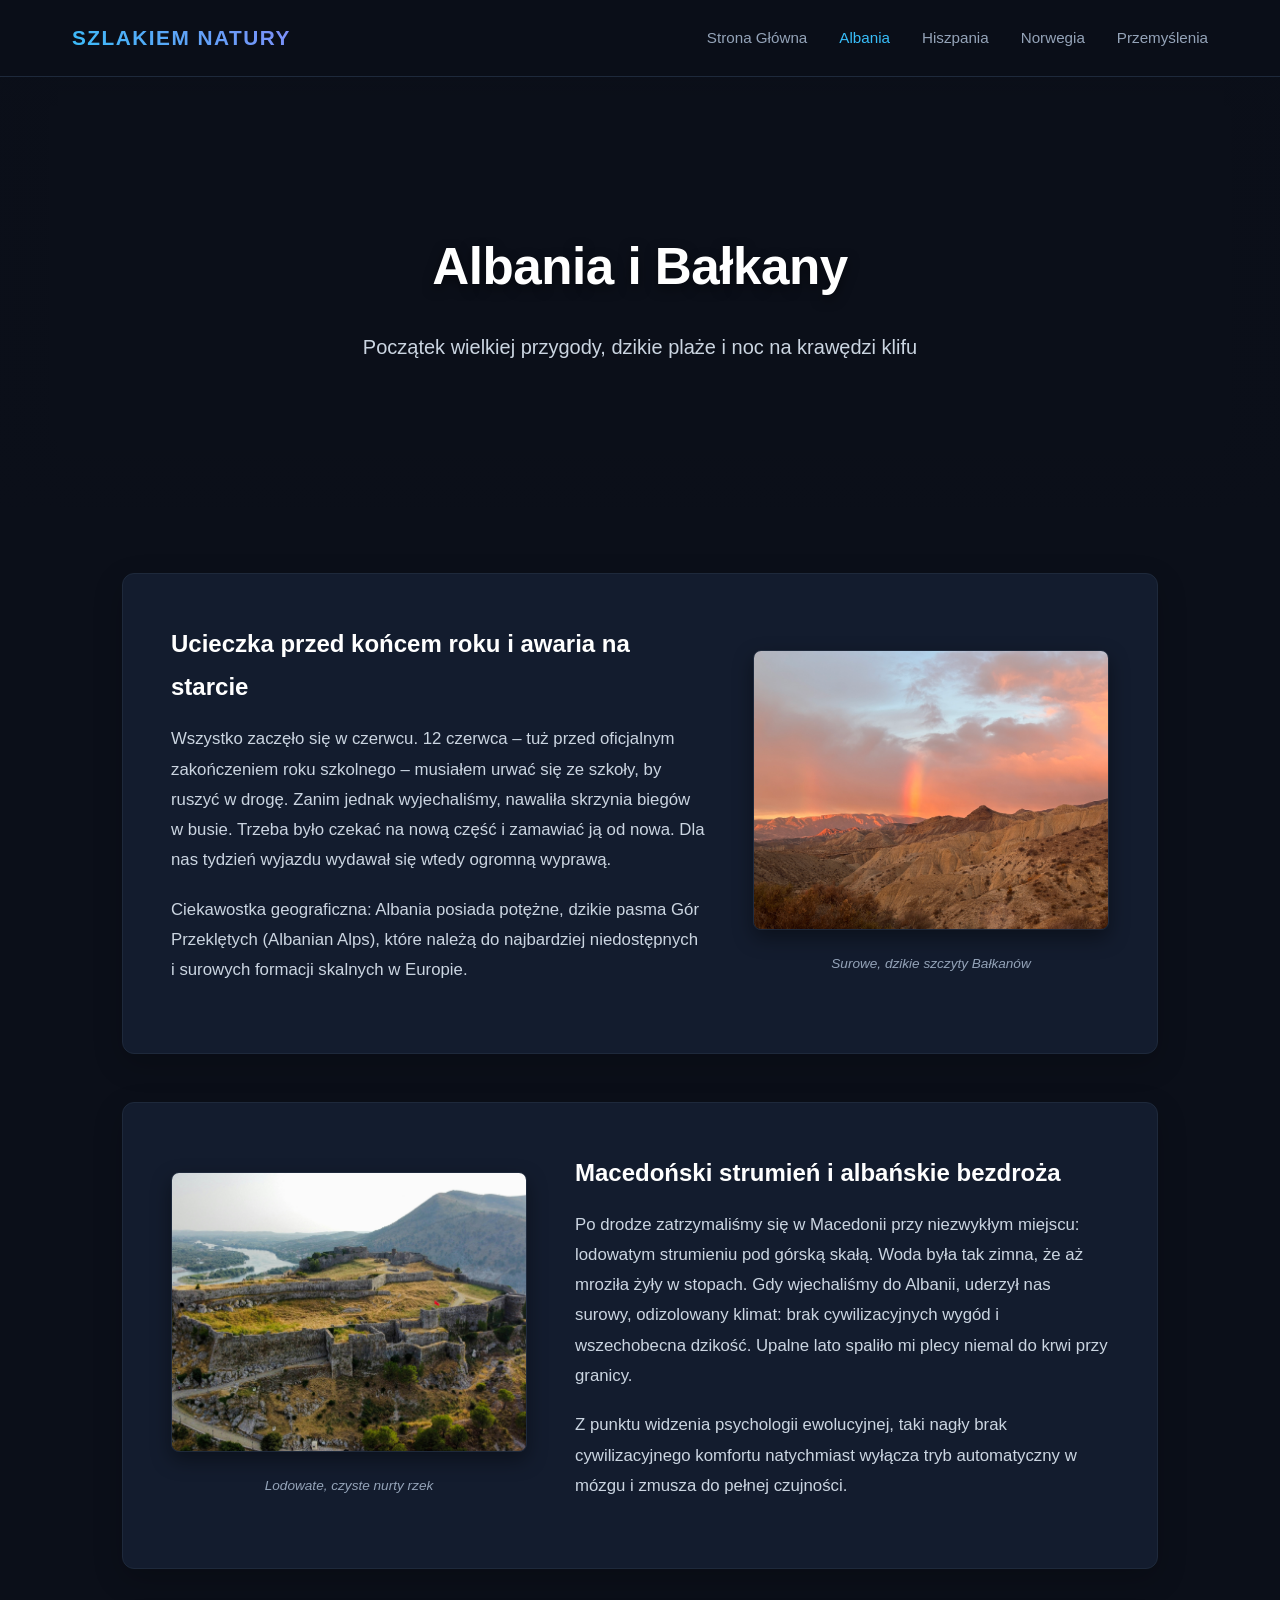
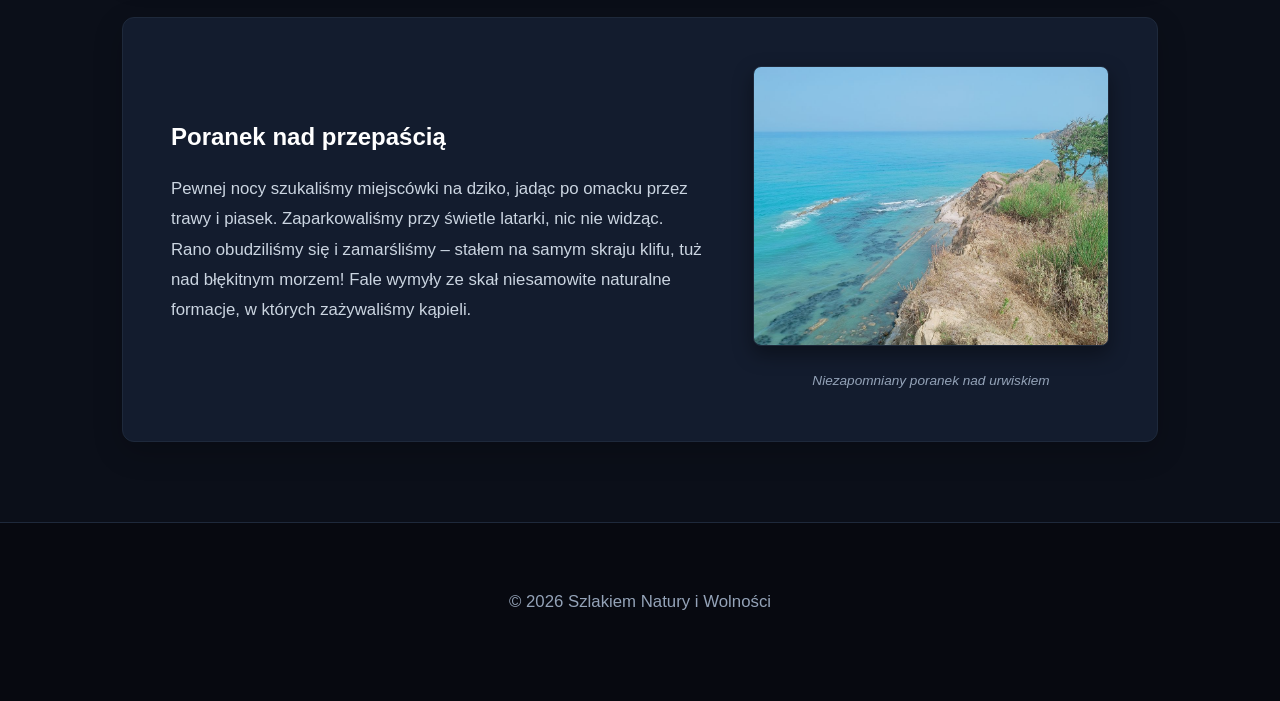
<file: albania.html>
<!DOCTYPE html>
<html lang="pl">
<head>
    <meta charset="UTF-8">
    <meta name="viewport" content="width=device-width, initial-scale=1.0">
    <title>Albania | Szlakiem Natury</title>
    <link rel="stylesheet" href="css/style.css">
</head>
<body>

    <header>
        <nav>
            <a href="index.html" class="logo">Szlakiem Natury</a>
            <ul class="nav-links">
                <li><a href="index.html">Strona Główna</a></li>
                <li><a href="albania.html" class="active">Albania</a></li>
                <li><a href="spain.html">Hiszpania</a></li>
                <li><a href="norway.html">Norwegia</a></li>
                <li><a href="reflections.html">Przemyślenia</a></li>
            </ul>
        </nav>
    </header>

    <div class="hero" style="background-image: url('https://images.unsplash.com/photo-1469854523086-cc02fe5d8800?auto=format&fit=crop&w=1800&q=80');">
        <h1>Albania i Bałkany</h1>
        <p>Początek wielkiej przygody, dzikie plaże i noc na krawędzi klifu</p>
    </div>

    <div class="container">
        <section>
            <div class="content-grid">
                <div class="text-side">
                    <h3>Ucieczka przed końcem roku i awaria na starcie</h3>
                    <p>Wszystko zaczęło się w czerwcu. 12 czerwca – tuż przed oficjalnym zakończeniem roku szkolnego – musiałem urwać się ze szkoły, by ruszyć w drogę. Zanim jednak wyjechaliśmy, nawaliła skrzynia biegów w busie. Trzeba było czekać na nową część i zamawiać ją od nowa. Dla nas tydzień wyjazdu wydawał się wtedy ogromną wyprawą.</p>
                    <p>Ciekawostka geograficzna: Albania posiada potężne, dzikie pasma Gór Przeklętych (Albanian Alps), które należą do najbardziej niedostępnych i surowych formacji skalnych w Europie.</p>
                </div>
                <div class="image-side">
                    <img src="images/spain-2.jpg" alt="Dzika góra i skały">
                    <div class="image-caption">Surowe, dzikie szczyty Bałkanów</div>
                </div>
            </div>

            <div class="content-grid reverse">
                <div class="image-side">
                    <img src="images/albania-new.jpg" alt="Górski strumień w naturze">
                    <div class="image-caption">Lodowate, czyste nurty rzek</div>
                </div>
                <div class="text-side">
                    <h3>Macedoński strumień i albańskie bezdroża</h3>
                    <p>Po drodze zatrzymaliśmy się w Macedonii przy niezwykłym miejscu: lodowatym strumieniu pod górską skałą. Woda była tak zimna, że aż mroziła żyły w stopach. Gdy wjechaliśmy do Albanii, uderzył nas surowy, odizolowany klimat: brak cywilizacyjnych wygód i wszechobecna dzikość. Upalne lato spaliło mi plecy niemal do krwi przy granicy.</p>
                    <p>Z punktu widzenia psychologii ewolucyjnej, taki nagły brak cywilizacyjnego komfortu natychmiast wyłącza tryb automatyczny w mózgu i zmusza do pełnej czujności.</p>
                </div>
            </div>

            <div class="content-grid">
                <div class="text-side">
                    <h3>Poranek nad przepaścią</h3>
                    <p>Pewnej nocy szukaliśmy miejscówki na dziko, jadąc po omacku przez trawy i piasek. Zaparkowaliśmy przy świetle latarki, nic nie widząc. Rano obudziliśmy się i zamarśliśmy – stałem na samym skraju klifu, tuż nad błękitnym morzem! Fale wymyły ze skał niesamowite naturalne formacje, w których zażywaliśmy kąpieli.</p>
                </div>
                <div class="image-side">
                    <img src="images/albania-3.jpg" alt="Dziki klif nad morzem">
                    <div class="image-caption">Niezapomniany poranek nad urwiskiem</div>
                </div>
            </div>
        </section>
    </div>

    <footer>
        <p>&copy; 2026 Szlakiem Natury i Wolności</p>
    </footer>

</body>
</html>
</file>
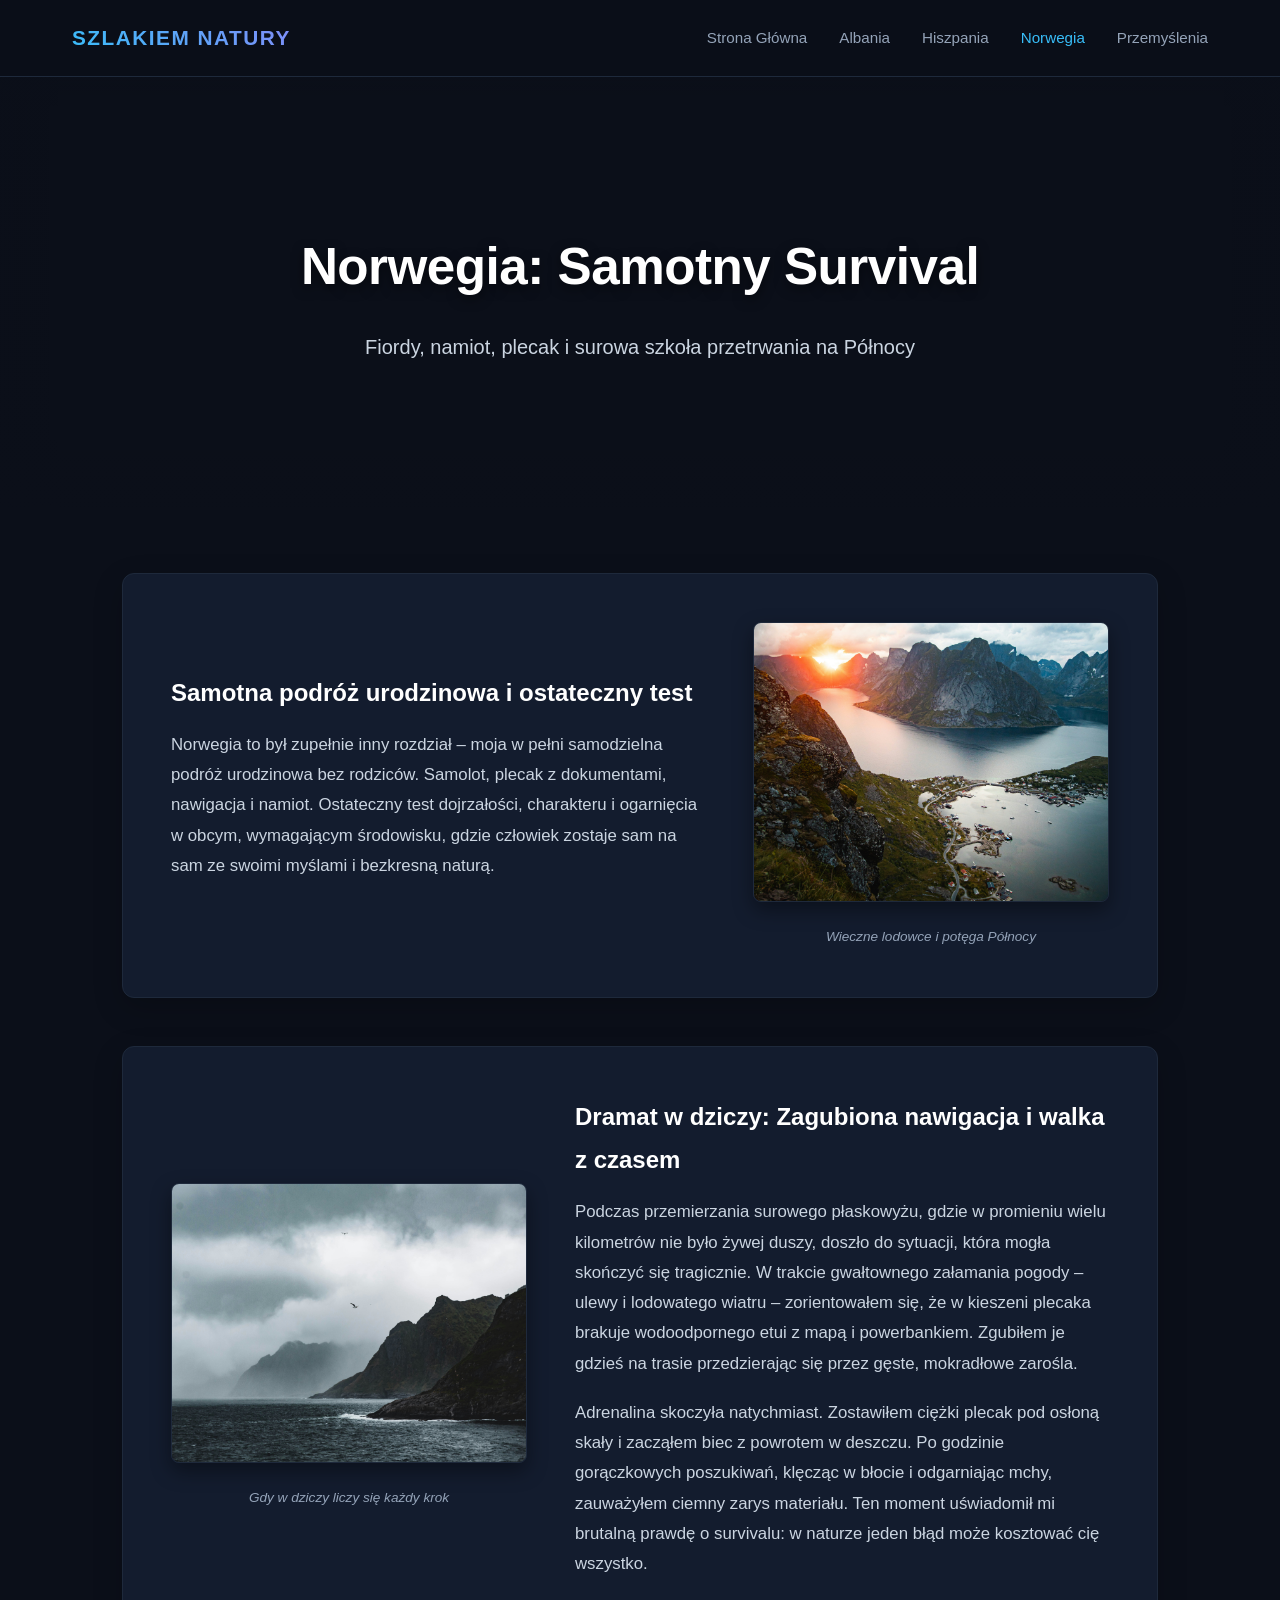
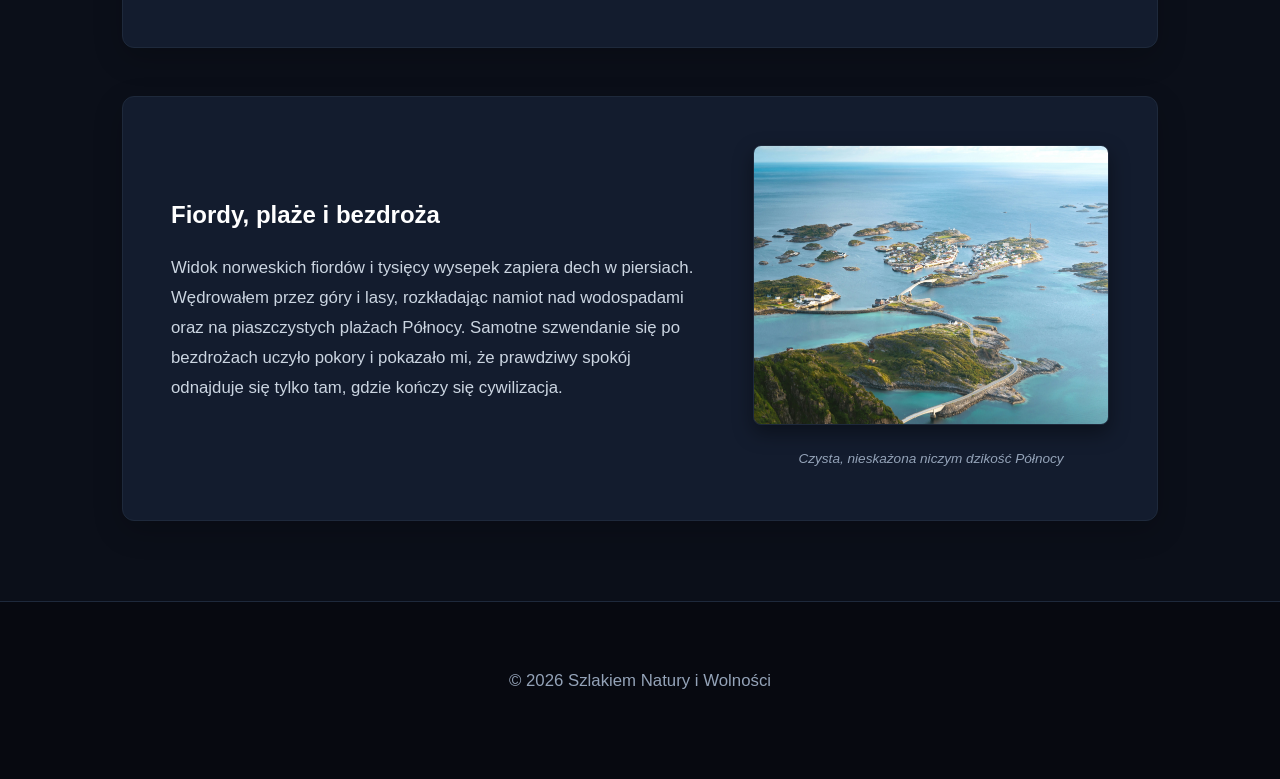
<file: norway.html>
<!DOCTYPE html>
<html lang="pl">
<head>
    <meta charset="UTF-8">
    <meta name="viewport" content="width=device-width, initial-scale=1.0">
    <title>Norwegia | Szlakiem Natury</title>
    <link rel="stylesheet" href="css/style.css">
</head>
<body>

    <header>
        <nav>
            <a href="index.html" class="logo">Szlakiem Natury</a>
            <ul class="nav-links">
                <li><a href="index.html">Strona Główna</a></li>
                <li><a href="albania.html">Albania</a></li>
                <li><a href="spain.html">Hiszpania</a></li>
                <li><a href="norway.html" class="active">Norwegia</a></li>
                <li><a href="reflections.html">Przemyślenia</a></li>
            </ul>
        </nav>
    </header>

    <!-- Unikalny, potężny widok norweskich wodospadów i gór w tle -->
    <div class="hero" style="background-image: url('https://images.unsplash.com/photo-1527004013197-933c4bb611b3?auto=format&fit=crop&w=1800&q=80');">
        <h1>Norwegia: Samotny Survival</h1>
        <p>Fiordy, namiot, plecak i surowa szkoła przetrwania na Północy</p>
    </div>

    <div class="container">
        <section>
            <div class="content-grid">
                <div class="text-side">
                    <h3>Samotna podróż urodzinowa i ostateczny test</h3>
                    <p>Norwegia to był zupełnie inny rozdział – moja w pełni samodzielna podróż urodzinowa bez rodziców. Samolot, plecak z dokumentami, nawigacja i namiot. Ostateczny test dojrzałości, charakteru i ogarnięcia w obcym, wymagającym środowisku, gdzie człowiek zostaje sam na sam ze swoimi myślami i bezkresną naturą.</p>
                </div>
                <div class="image-side">
                    <!-- Unikalne zdjęcie lodowca / surowej formacji Północy -->
                    <img src="images/new-norway.jpg" alt="Norweskie lodowce i skały">
                    <div class="image-caption">Wieczne lodowce i potęga Północy</div>
                </div>
            </div>

            <div class="content-grid reverse">
                <div class="image-side">
                    <!-- Unikalne zdjęcie dzikiej norweskiej doliny -->
                    <img src="images/new-2-norway.jpg" alt="Dzika dolina w Norwegii">
                    <div class="image-caption">Gdy w dziczy liczy się każdy krok</div>
                </div>
                <div class="text-side">
                    <h3>Dramat w dziczy: Zagubiona nawigacja i walka z czasem</h3>
                    <p>Podczas przemierzania surowego płaskowyżu, gdzie w promieniu wielu kilometrów nie było żywej duszy, doszło do sytuacji, która mogła skończyć się tragicznie. W trakcie gwałtownego załamania pogody – ulewy i lodowatego wiatru – zorientowałem się, że w kieszeni plecaka brakuje wodoodpornego etui z mapą i powerbankiem. Zgubiłem je gdzieś na trasie przedzierając się przez gęste, mokradłowe zarośla.</p>
                    <p>Adrenalina skoczyła natychmiast. Zostawiłem ciężki plecak pod osłoną skały i zacząłem biec z powrotem w deszczu. Po godzinie gorączkowych poszukiwań, klęcząc w błocie i odgarniając mchy, zauważyłem ciemny zarys materiału. Ten moment uświadomił mi brutalną prawdę o survivalu: w naturze jeden błąd może kosztować cię wszystko.</p>
                </div>
            </div>

            <div class="content-grid">
                <div class="text-side">
                    <h3>Fiordy, plaże i bezdroża</h3>
                    <p>Widok norweskich fiordów i tysięcy wysepek zapiera dech w piersiach. Wędrowałem przez góry i lasy, rozkładając namiot nad wodospadami oraz na piaszczystych plażach Północy. Samotne szwendanie się po bezdrożach uczyło pokory i pokazało mi, że prawdziwy spokój odnajduje się tylko tam, gdzie kończy się cywilizacja.</p>
                </div>
                <div class="image-side">
                    <!-- Unikalne zdjęcie norweskiego fiordu z lotu ptaka -->
                    <img src="images/norway-1.jpg" alt="Norweskie wybrzeże i fiordy">
                    <div class="image-caption">Czysta, nieskażona niczym dzikość Północy</div>
                </div>
            </div>
        </section>
    </div>

    <footer>
        <p>&copy; 2026 Szlakiem Natury i Wolności</p>
    </footer>

</body>
</html>
</file>
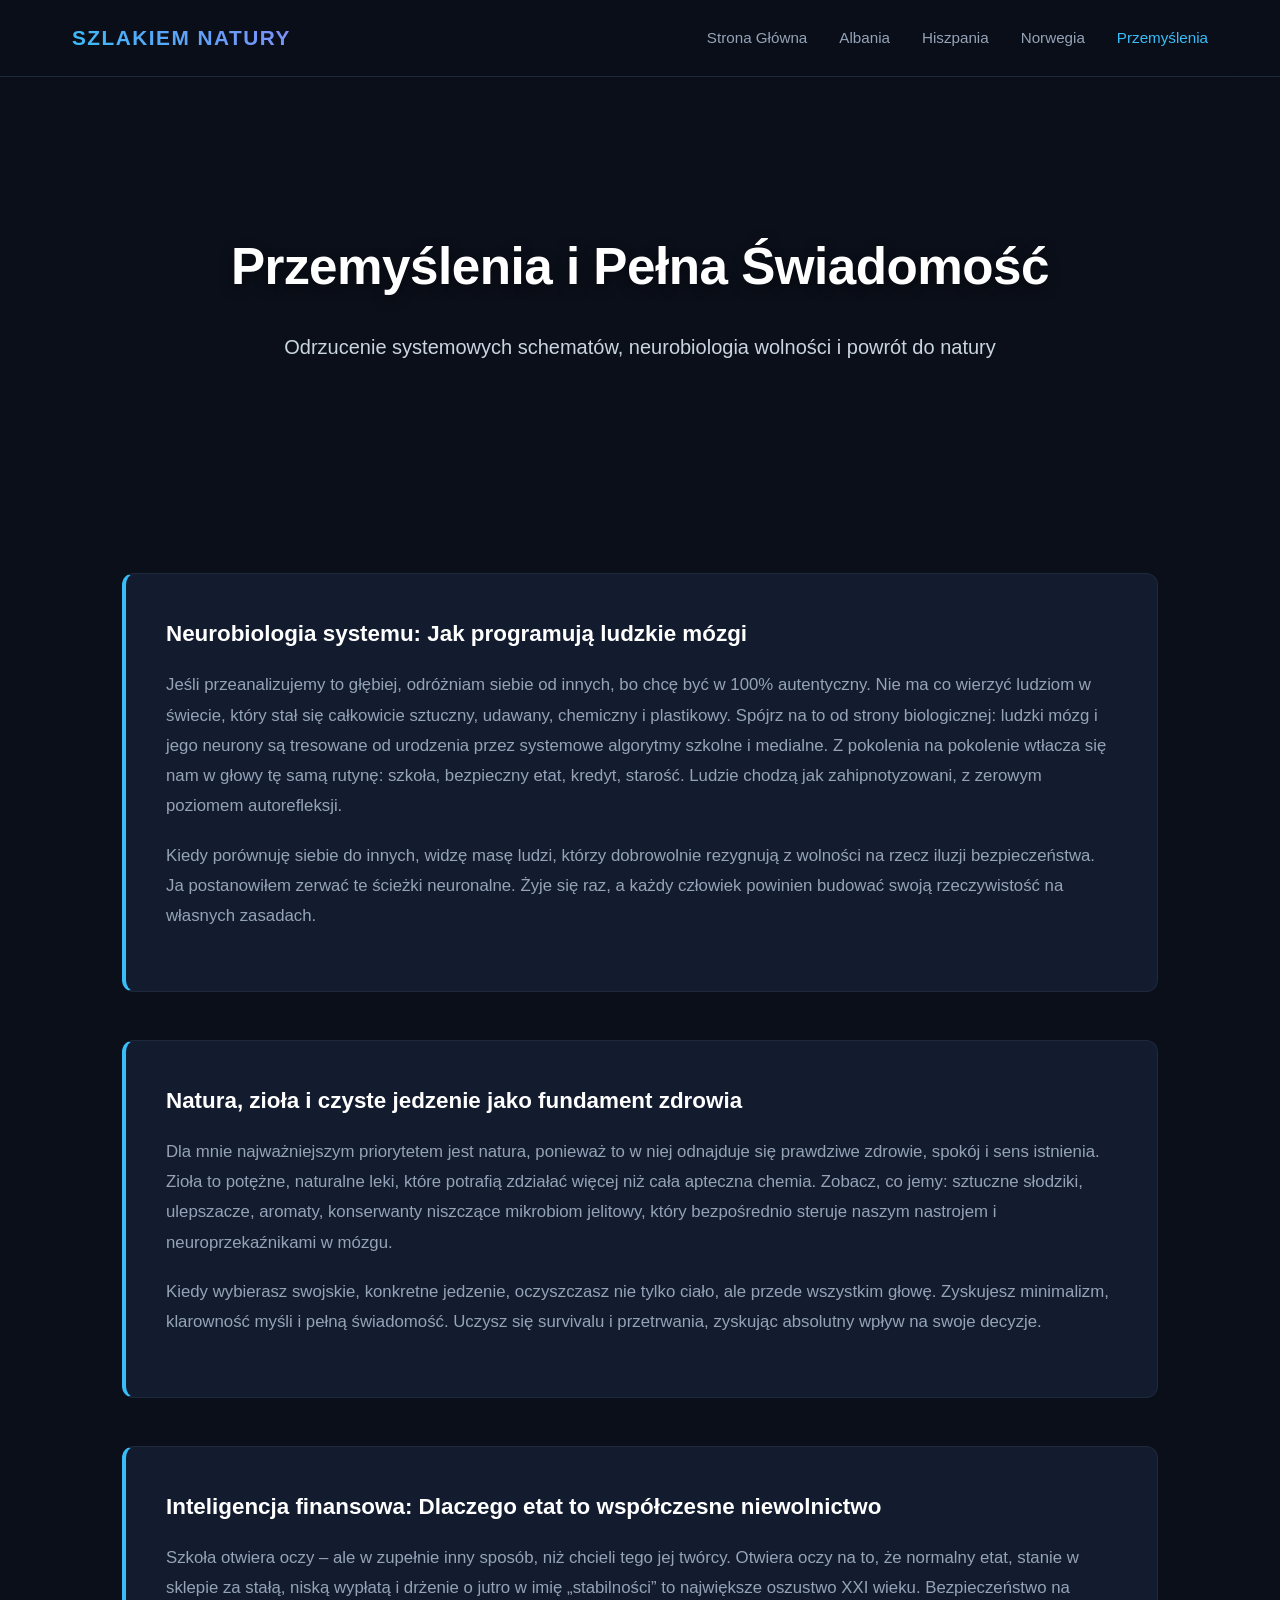
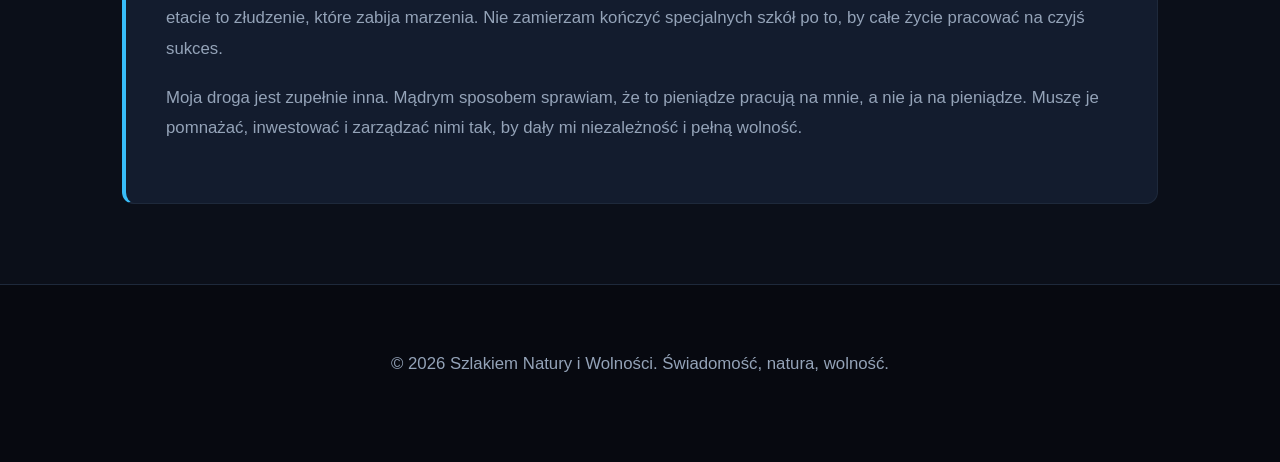
<file: reflections.html>
<!DOCTYPE html>
<html lang="pl">
<head>
    <meta charset="UTF-8">
    <meta name="viewport" content="width=device-width, initial-scale=1.0">
    <title>Przemyślenia | Szlakiem Natury</title>
    <link rel="stylesheet" href="css/style.css">
</head>
<body>

    <header>
        <nav>
            <a href="index.html" class="logo">Szlakiem Natury</a>
            <ul class="nav-links">
                <li><a href="index.html">Strona Główna</a></li>
                <li><a href="albania.html">Albania</a></li>
                <li><a href="spain.html">Hiszpania</a></li>
                <li><a href="norway.html">Norwegia</a></li>
                <li><a href="reflections.html" class="active">Przemyślenia</a></li>
            </ul>
        </nav>
    </header>

    <div class="hero" style="background-image: url('https://images.unsplash.com/photo-1448375240586-882707db888b?auto=format&fit=crop&w=1800&q=80');">
        <h1>Przemyślenia i Pełna Świadomość</h1>
        <p>Odrzucenie systemowych schematów, neurobiologia wolności i powrót do natury</p>
    </div>

    <div class="container">
        <section>
            <div class="info-box">
                <h3>Neurobiologia systemu: Jak programują ludzkie mózgi</h3>
                <p>Jeśli przeanalizujemy to głębiej, odróżniam siebie od innych, bo chcę być w 100% autentyczny. Nie ma co wierzyć ludziom w świecie, który stał się całkowicie sztuczny, udawany, chemiczny i plastikowy. Spójrz na to od strony biologicznej: ludzki mózg i jego neurony są tresowane od urodzenia przez systemowe algorytmy szkolne i medialne. Z pokolenia na pokolenie wtłacza się nam w głowy tę samą rutynę: szkoła, bezpieczny etat, kredyt, starość. Ludzie chodzą jak zahipnotyzowani, z zerowym poziomem autorefleksji.</p>
                <p>Kiedy porównuję siebie do innych, widzę masę ludzi, którzy dobrowolnie rezygnują z wolności na rzecz iluzji bezpieczeństwa. Ja postanowiłem zerwać te ścieżki neuronalne. Żyje się raz, a każdy człowiek powinien budować swoją rzeczywistość na własnych zasadach.</p>
            </div>

            <div class="info-box">
                <h3>Natura, zioła i czyste jedzenie jako fundament zdrowia</h3>
                <p>Dla mnie najważniejszym priorytetem jest natura, ponieważ to w niej odnajduje się prawdziwe zdrowie, spokój i sens istnienia. Zioła to potężne, naturalne leki, które potrafią zdziałać więcej niż cała apteczna chemia. Zobacz, co jemy: sztuczne słodziki, ulepszacze, aromaty, konserwanty niszczące mikrobiom jelitowy, który bezpośrednio steruje naszym nastrojem i neuroprzekaźnikami w mózgu.</p>
                <p>Kiedy wybierasz swojskie, konkretne jedzenie, oczyszczasz nie tylko ciało, ale przede wszystkim głowę. Zyskujesz minimalizm, klarowność myśli i pełną świadomość. Uczysz się survivalu i przetrwania, zyskując absolutny wpływ na swoje decyzje.</p>
            </div>

            <div class="info-box">
                <h3>Inteligencja finansowa: Dlaczego etat to współczesne niewolnictwo</h3>
                <p>Szkoła otwiera oczy – ale w zupełnie inny sposób, niż chcieli tego jej twórcy. Otwiera oczy na to, że normalny etat, stanie w sklepie za stałą, niską wypłatą i drżenie o jutro w imię „stabilności” to największe oszustwo XXI wieku. Bezpieczeństwo na etacie to złudzenie, które zabija marzenia. Nie zamierzam kończyć specjalnych szkół po to, by całe życie pracować na czyjś sukces.</p>
                <p>Moja droga jest zupełnie inna. Mądrym sposobem sprawiam, że to pieniądze pracują na mnie, a nie ja na pieniądze. Muszę je pomnażać, inwestować i zarządzać nimi tak, by dały mi niezależność i pełną wolność.</p>
            </div>
        </section>
    </div>

    <footer>
        <p>&copy; 2026 Szlakiem Natury i Wolności. Świadomość, natura, wolność.</p>
    </footer>

</body>
</html>
</file>
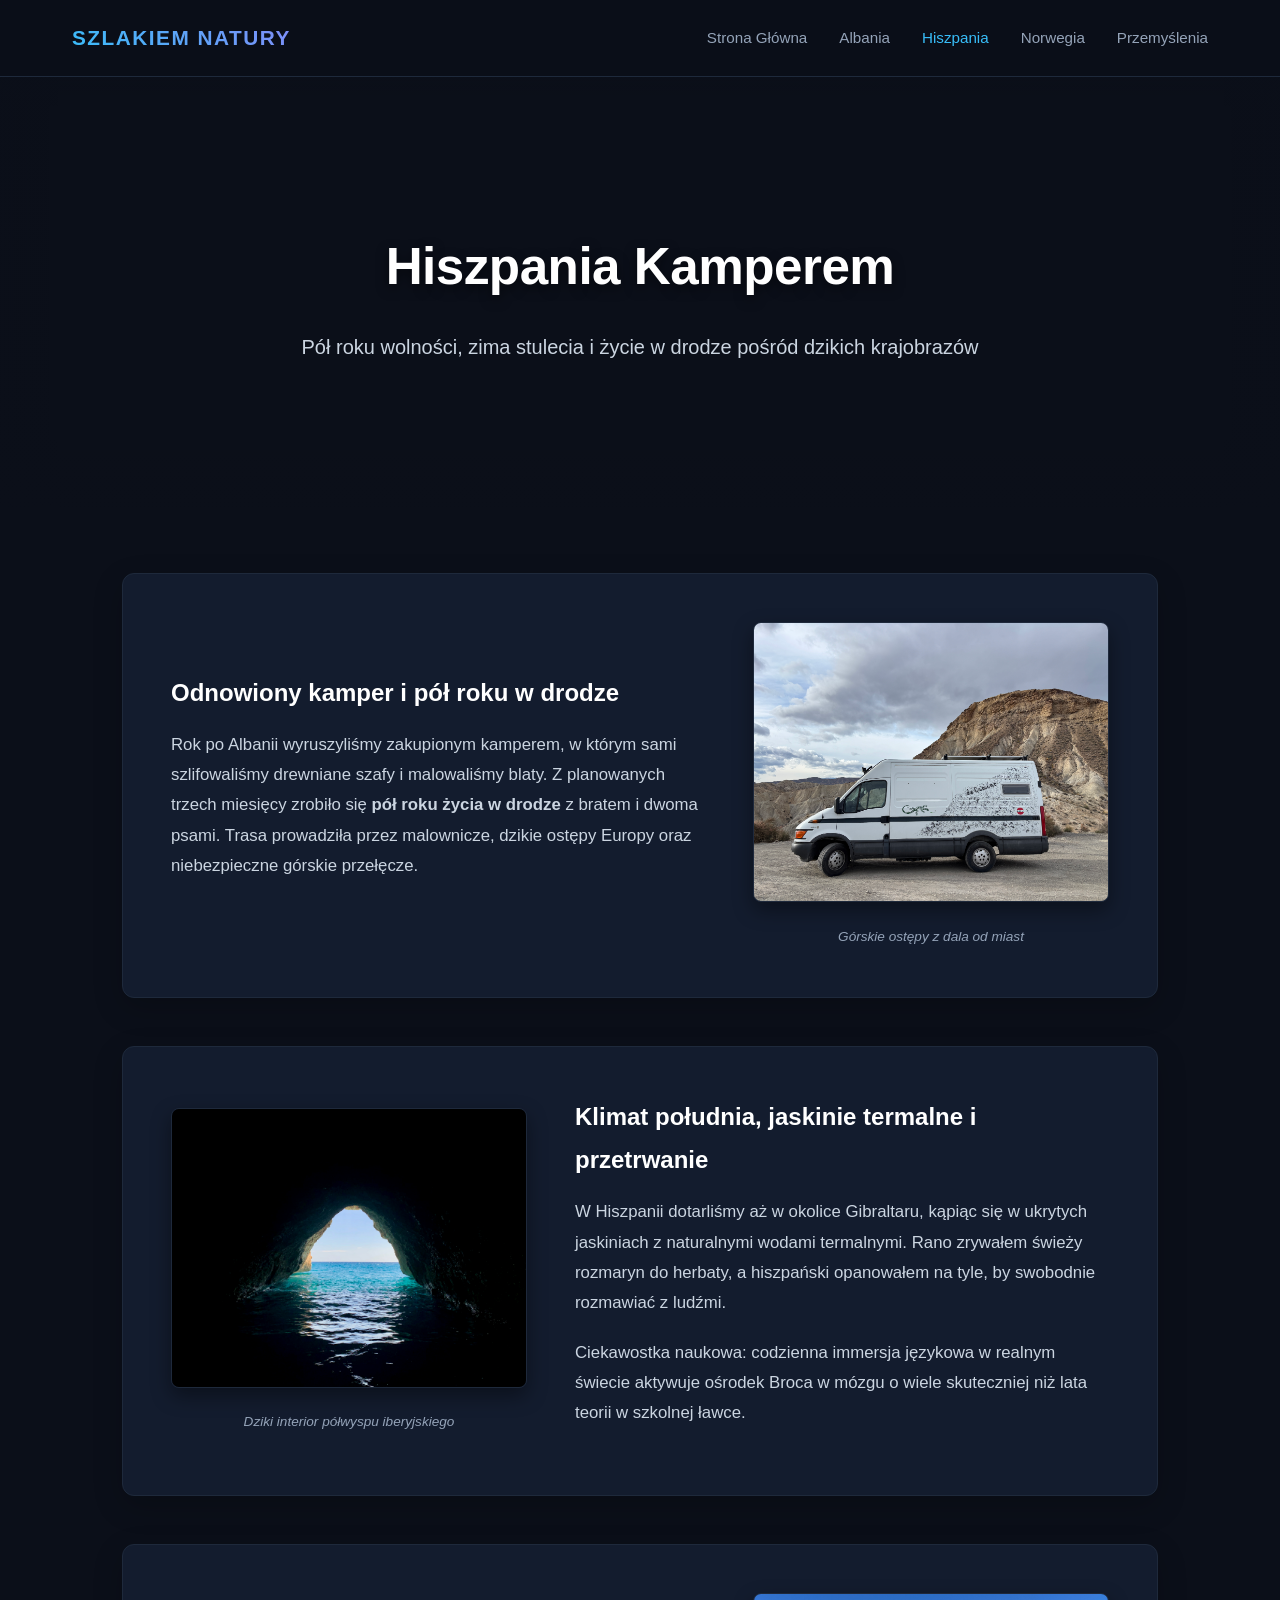
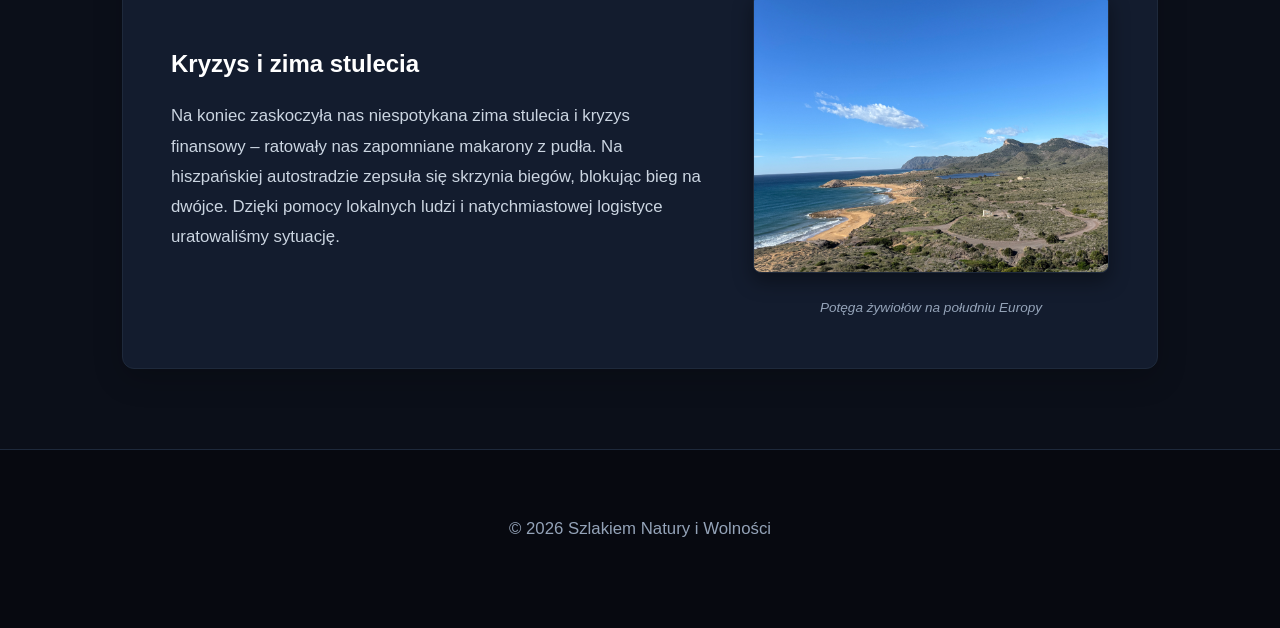
<file: spain.html>
<!DOCTYPE html>
<html lang="pl">
<head>
    <meta charset="UTF-8">
    <meta name="viewport" content="width=device-width, initial-scale=1.0">
    <title>Hiszpania | Szlakiem Natury</title>
    <link rel="stylesheet" href="css/style.css">
</head>
<body>

    <header>
        <nav>
            <a href="index.html" class="logo">Szlakiem Natury</a>
            <ul class="nav-links">
                <li><a href="index.html">Strona Główna</a></li>
                <li><a href="albania.html">Albania</a></li>
                <li><a href="spain.html" class="active">Hiszpania</a></li>
                <li><a href="norway.html">Norwegia</a></li>
                <li><a href="reflections.html">Przemyślenia</a></li>
            </ul>
        </nav>
    </header>

    <div class="hero" style="background-image: url('https://images.unsplash.com/photo-1470071459604-3b5ec3a7fe05?auto=format&fit=crop&w=1800&q=80');">
        <h1>Hiszpania Kamperem</h1>
        <p>Pół roku wolności, zima stulecia i życie w drodze pośród dzikich krajobrazów</p>
    </div>

    <div class="container">
        <section>
            <div class="content-grid">
                <div class="text-side">
                    <h3>Odnowiony kamper i pół roku w drodze</h3>
                    <p>Rok po Albanii wyruszyliśmy zakupionym kamperem, w którym sami szlifowaliśmy drewniane szafy i malowaliśmy blaty. Z planowanych trzech miesięcy zrobiło się <strong>pół roku życia w drodze</strong> z bratem i dwoma psami. Trasa prowadziła przez malownicze, dzikie ostępy Europy oraz niebezpieczne górskie przełęcze.</p>
                </div>
                <div class="image-side">
                    <img src="images/spain-1v2.jpg" alt="Surowe góry i nocne niebo">
                    <div class="image-caption">Górskie ostępy z dala od miast</div>
                </div>
            </div>

            <div class="content-grid reverse">
                <div class="image-side">
                    <img src="images/albania-cave.jpg" alt="Dzika hiszpania natura">
                    <div class="image-caption">Dziki interior półwyspu iberyjskiego</div>
                </div>
                <div class="text-side">
                    <h3>Klimat południa, jaskinie termalne i przetrwanie</h3>
                    <p>W Hiszpanii dotarliśmy aż w okolice Gibraltaru, kąpiąc się w ukrytych jaskiniach z naturalnymi wodami termalnymi. Rano zrywałem świeży rozmaryn do herbaty, a hiszpański opanowałem na tyle, by swobodnie rozmawiać z ludźmi.</p>
                    <p>Ciekawostka naukowa: codzienna immersja językowa w realnym świecie aktywuje ośrodek Broca w mózgu o wiele skuteczniej niż lata teorii w szkolnej ławce.</p>
                </div>
            </div>

            <div class="content-grid">
                <div class="text-side">
                    <h3>Kryzys i zima stulecia</h3>
                    <p>Na koniec zaskoczyła nas niespotykana zima stulecia i kryzys finansowy – ratowały nas zapomniane makarony z pudła. Na hiszpańskiej autostradzie zepsuła się skrzynia biegów, blokując bieg na dwójce. Dzięki pomocy lokalnych ludzi i natychmiastowej logistyce uratowaliśmy sytuację.</p>
                </div>
                <div class="image-side">
                    <img src="images/spain-3.jpg" alt="Potężny krajobraz natury">
                    <div class="image-caption">Potęga żywiołów na południu Europy</div>
                </div>
            </div>
        </section>
    </div>

    <footer>
        <p>&copy; 2026 Szlakiem Natury i Wolności</p>
    </footer>

</body>
</html>
</file>
<file: css/style.css>
:root {
    --bg-color: #0b0f19;
    --card-bg: #131c2e;
    --text-primary: #f0f4f8;
    --text-muted: #94a3b8;
    --accent: #38bdf8;
    --accent-hover: #0ea5e9;
    --header-bg: rgba(11, 15, 25, 0.95);
    --border-color: #1e293b;
    --font-main: 'Inter', -apple-system, BlinkMacSystemFont, "Segoe UI", Roboto, sans-serif;
}

* {
    box-sizing: border-box;
    margin: 0;
    padding: 0;
}

body {
    background-color: var(--bg-color);
    color: var(--text-primary);
    font-family: var(--font-main);
    line-height: 1.8;
    overflow-x: hidden;
}

header {
    background: var(--header-bg);
    backdrop-filter: blur(10px);
    border-bottom: 1px solid var(--border-color);
    position: sticky;
    top: 0;
    z-index: 1000;
}

nav {
    max-width: 1200px;
    margin: 0 auto;
    display: flex;
    justify-content: space-between;
    align-items: center;
    padding: 1.2rem 2rem;
}

.logo {
    font-weight: 800;
    font-size: 1.3rem;
    letter-spacing: 1.5px;
    color: #ffffff;
    text-transform: uppercase;
    text-decoration: none;
    background: linear-gradient(45deg, #38bdf8, #818cf8);
    -webkit-background-clip: text;
    -webkit-text-fill-color: transparent;
}

.nav-links {
    display: flex;
    list-style: none;
    gap: 2rem;
}

.nav-links a {
    color: var(--text-muted);
    text-decoration: none;
    font-size: 0.95rem;
    font-weight: 500;
    transition: color 0.3s ease;
}

.nav-links a:hover, .nav-links a.active {
    color: var(--accent);
}

/* Nowoczesny Hero z lekko przyciemnionym zdjęciem w tle */
.hero {
    position: relative;
    background-position: center;
    background-size: cover;
    color: #ffffff;
    text-align: center;
    padding: 9rem 1rem;
    margin-bottom: 4rem;
    box-shadow: inset 0 -20px 40px rgba(11, 15, 25, 0.9);
}

.hero::before {
    content: '';
    position: absolute;
    top: 0; left: 0; width: 100%; height: 100%;
    background: linear-gradient(to bottom, rgba(11, 15, 25, 0.6), rgba(11, 15, 25, 0.92));
    z-index: 1;
}

.hero > * {
    position: relative;
    z-index: 2;
}

.hero h1 {
    font-size: 3.2rem;
    font-weight: 800;
    letter-spacing: -0.5px;
    margin-bottom: 1rem;
    text-shadow: 0 4px 12px rgba(0,0,0,0.5);
}

.hero p {
    font-size: 1.25rem;
    color: #cbd5e1;
    max-width: 750px;
    margin: 0 auto;
}

.container {
    max-width: 1100px;
    margin: 0 auto;
    padding: 0 2rem;
}

section {
    margin-bottom: 5rem;
}

h2 {
    font-size: 2rem;
    margin-bottom: 2rem;
    color: #ffffff;
    border-left: 4px solid var(--accent);
    padding-left: 1rem;
}

p {
    margin-bottom: 1.2rem;
    color: var(--text-muted);
    font-size: 1.05rem;
}

/* Układ Grid: Tekst obok zdjęcia */
.content-grid {
    display: grid;
    grid-template-columns: 1.2fr 0.8fr;
    gap: 3rem;
    align-items: center;
    background: var(--card-bg);
    border: 1px solid var(--border-color);
    border-radius: 12px;
    padding: 3rem;
    margin-bottom: 3rem;
    box-shadow: 0 10px 30px rgba(0,0,0,0.2);
    transition: transform 0.3s ease;
}

.content-grid:hover {
    border-color: rgba(56, 189, 248, 0.3);
}

.content-grid.reverse {
    grid-template-columns: 0.8fr 1.2fr;
}

.content-grid.reverse .text-side {
    order: 2;
}

.content-grid.reverse .image-side {
    order: 1;
}

.text-side h3 {
    color: #ffffff;
    margin-bottom: 1rem;
    font-size: 1.5rem;
}

.text-side p {
    color: #cbd5e1;
}

.image-side img {
    width: 100%;
    height: 280px;
    object-fit: cover;
    border-radius: 8px;
    box-shadow: 0 8px 20px rgba(0,0,0,0.4);
    border: 1px solid var(--border-color);
    transition: transform 0.3s ease;
}

.image-side img:hover {
    transform: scale(1.02);
}

.image-caption {
    font-size: 0.85rem;
    color: var(--text-muted);
    margin-top: 0.8rem;
    text-align: center;
    font-style: italic;
}

/* Boksy informacyjne / naukowe / cytaty */
.info-box {
    background: var(--card-bg);
    border: 1px solid var(--border-color);
    border-left: 4px solid var(--accent);
    border-radius: 12px;
    padding: 2.5rem;
    margin-bottom: 3rem;
}

.info-box h3 {
    color: #ffffff;
    margin-bottom: 1rem;
    font-size: 1.4rem;
}

.quote-box {
    background: linear-gradient(135deg, rgba(56, 189, 248, 0.08), rgba(129, 140, 248, 0.08));
    border: 1px solid rgba(56, 189, 248, 0.2);
    border-radius: 12px;
    padding: 2.5rem;
    margin: 3rem 0;
    text-align: center;
    font-style: italic;
    font-size: 1.2rem;
    color: #e2e8f0;
}

.grid-cards {
    display: grid;
    grid-template-columns: repeat(auto-fit, minmax(300px, 1fr));
    gap: 2.5rem;
    margin-top: 2rem;
}

.card {
    background: var(--card-bg);
    border: 1px solid var(--border-color);
    border-radius: 12px;
    padding: 2.5rem;
    transition: all 0.3s ease;
    text-decoration: none;
    display: flex;
    flex-direction: column;
    justify-content: space-between;
    box-shadow: 0 10px 25px rgba(0,0,0,0.2);
}

.card:hover {
    transform: translateY(-6px);
    border-color: var(--accent);
    box-shadow: 0 15px 35px rgba(56, 189, 248, 0.1);
}

.card h3 {
    color: #ffffff;
    margin-bottom: 1rem;
    font-size: 1.4rem;
}

.card p {
    color: var(--text-muted);
    font-size: 0.95rem;
    margin-bottom: 1.5rem;
}

.card span {
    color: var(--accent);
    font-weight: 600;
    font-size: 0.9rem;
}

footer {
    text-align: center;
    padding: 4rem 2rem;
    border-top: 1px solid var(--border-color);
    background: #070910;
    color: var(--text-muted);
    font-size: 0.9rem;
}

@media (max-width: 768px) {
    .content-grid, .content-grid.reverse {
        grid-template-columns: 1fr;
    }
    .content-grid.reverse .text-side, .content-grid.reverse .image-side {
        order: unset;
    }
    .hero h1 { font-size: 2.4rem; }
}
</file>
